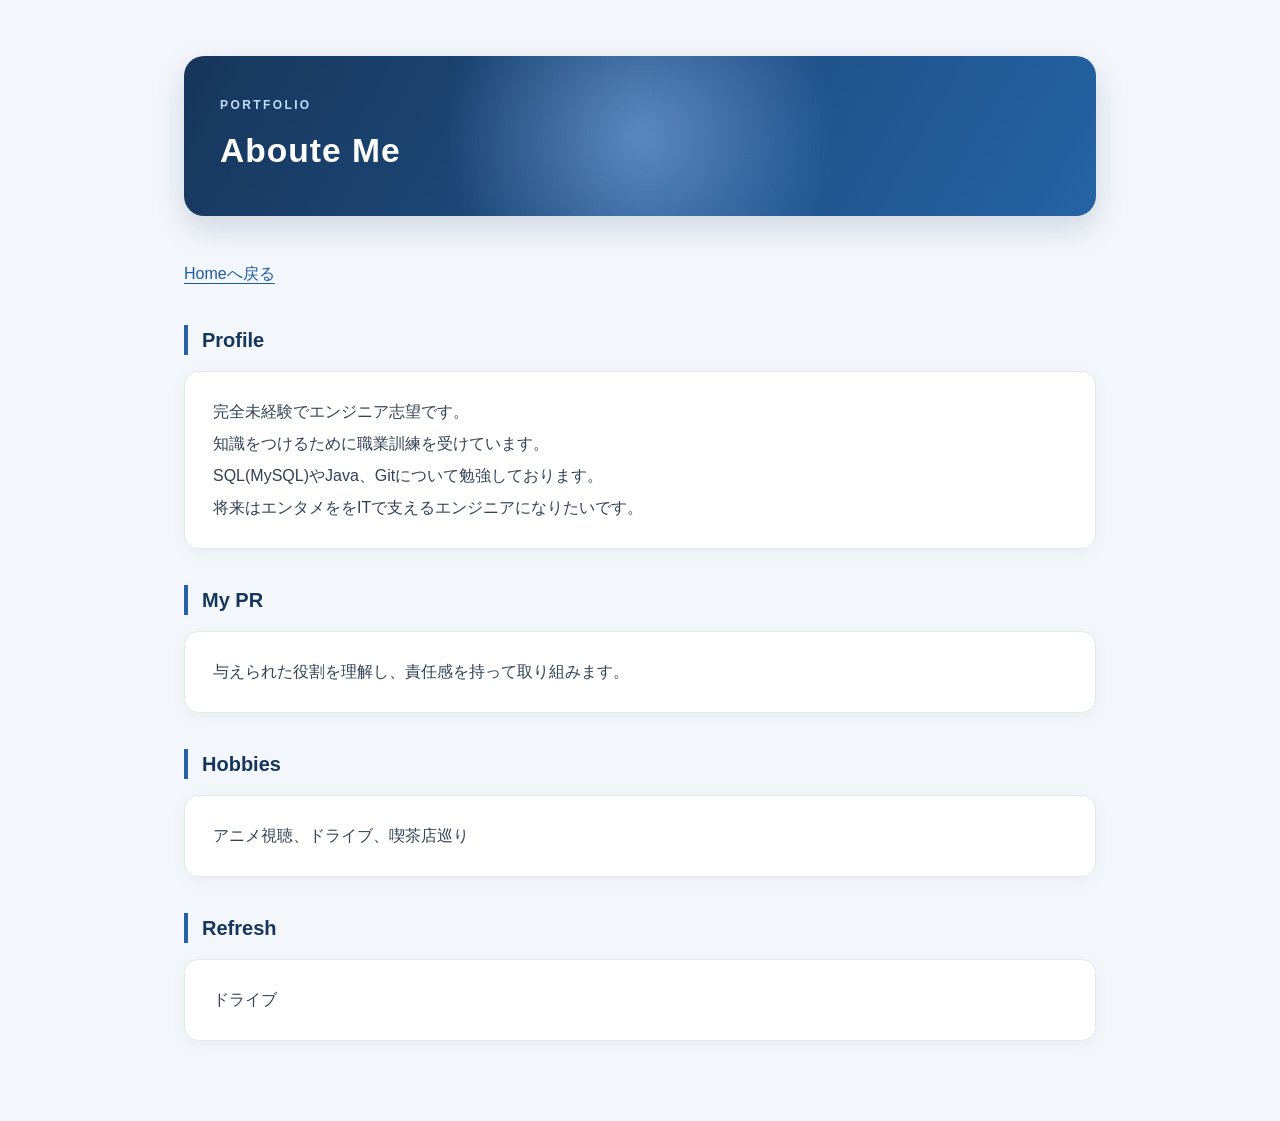
<file: abouteme.html>
<!DOCTYPE html>
<html>
<head>
<meta charset="UTF-8">
<title>Aboute Me | ポートフォリオ公開サイト</title>
<link rel="stylesheet" href="CSS/style.css">
</head>
<body>
	<header>
		<h1>Aboute Me</h1>
		<nav aria-label="ページナビゲーション">
			<a href="index.html">Homeへ戻る</a>
		</nav>
	</header>
	<main>
		<section>
			<h2>Profile</h2>
			<p>完全未経験でエンジニア志望です。<br>
				知識をつけるために職業訓練を受けています。<br>
			SQL(MySQL)やJava、Gitについて勉強しております。<br>
			将来はエンタメををITで支えるエンジニアになりたいです。 
		</p>
		</section>
		<section>
			<h2>My PR</h2>
			<p>与えられた役割を理解し、責任感を持って取り組みます。
				
			</p>
		</section>
		<section>
			<h2>Hobbies</h2>
			<p>アニメ視聴、ドライブ、喫茶店巡り</p>
		</section>
		<section>
			<h2>Refresh</h2>
			<p>ドライブ</p>
		</section>
	</main>
</body>
</html>
</file>
<file: CSS/style.css>
/* 余白や枠線を含めて、要素のサイズを計算する */
* {
    box-sizing: border-box;
}

/* ページ全体の背景 */
html {
    min-height: 100%;
    background-color: #f3f6fb;
}

/* コンテンツを中央に配置する */
body {
    max-width: 960px;
    margin: 0 auto;
    padding: 56px 24px 80px;
    font-family: "Segoe UI", "Hiragino Kaku Gothic ProN",
        "Yu Gothic", Meiryo, sans-serif;
    color: #334155;
    line-height: 1.8;
    overflow-wrap: anywhere;
}

/* サイトのタイトル */
h1 {
    margin: 0 0 44px;
    padding: 40px 36px;
    border-radius: 20px;
    background: linear-gradient(120deg, #17365b, #2563a6);
    box-shadow: 0 12px 30px rgba(23, 54, 91, 0.16);
    color: #ffffff;
    font-size: clamp(1.5rem, 3.5vw, 2.1rem);
    line-height: 1.5;
    letter-spacing: 0.03em;
}

/* タイトルの上に添える小さなラベル */
h1::before {
    content: "PORTFOLIO";
    display: block;
    margin-bottom: 12px;
    color: #bfdbfe;
    font-size: 0.75rem;
    font-weight: 600;
    letter-spacing: 0.2em;
}

/* 「自己紹介」「ポートフォリオ」の見出し */
h2 {
    margin: 36px 0 16px;
    padding-left: 14px;
    border-left: 4px solid #2563a6;
    color: #17365b;
    font-size: 1.25rem;
    line-height: 1.5;
}

/* 本文を白いカードとして表示する */
p {
    margin: 0;
    padding: 24px 28px;
    border: 1px solid #e2e8f0;
    border-radius: 14px;
    background-color: #ffffff;
    box-shadow: 0 4px 16px rgba(15, 23, 42, 0.04);
    line-height: 2;
}

/* 作品紹介用のカード */
.portfolio-card {
    padding: 28px;
    border-top: 3px solid #2563a6;
    color: #17365b;
    font-size: 1.15rem;
    font-weight: 700;
}

/* 作品名の上に添える小さなラベル */
.portfolio-card::before {
    content: "PROJECT";
    display: block;
    margin-bottom: 8px;
    color: #64748b;
    font-size: 0.7rem;
    font-weight: 600;
    letter-spacing: 0.15em;
}

/* リンクを追加した場合の見た目 */
a {
    color: #1d5c9f;
    text-decoration-thickness: 1px;
    text-underline-offset: 4px;
}

a:hover {
    color: #123b68;
    text-decoration-thickness: 2px;
}

a:focus-visible {
    outline: 3px solid #2563a6;
    outline-offset: 5px;
}

/* スマートフォンなど、画面が狭い場合 */
@media (max-width: 600px) {
    body {
        padding: 28px 16px 48px;
    }

    h1 {
        margin-bottom: 32px;
        padding: 28px 20px;
        border-radius: 16px;
    }

    h2 {
        margin-top: 28px;
        font-size: 1.1rem;
    }

    p,
    .portfolio-card {
        padding: 21px;
    }
}


/* =========================================================
   JavaScript と組み合わせた演出
   ========================================================= */

/* ダークモードの切り替えボタン */
.theme-toggle {
    display: block;
    margin: 0 0 18px auto;
    padding: 10px 18px;
    border: 1px solid #cbd5e1;
    border-radius: 999px;
    background: #ffffff;
    color: #17365b;
    font: inherit;
    font-size: 0.9rem;
    font-weight: 700;
    cursor: pointer;
    transition: background-color 0.2s, transform 0.2s;
}

.theme-toggle:hover {
    background-color: #e8f1ff;
    transform: translateY(-2px);
}

.theme-toggle:focus-visible {
    outline: 3px solid #2563a6;
    outline-offset: 3px;
}

/* タイトル上をマウスが動くと光の位置が変わる */
h1 {
    background:
        radial-gradient(circle at var(--mouse-x, 50%) var(--mouse-y, 50%),
            rgba(147, 197, 253, 0.5), transparent 42%),
        linear-gradient(120deg, #17365b, #2563a6);
}

/* 画面内に入ると、ふわっと表示する */
.js-enabled .reveal {
    opacity: 0;
    transform: translateY(22px);
    transition: opacity 0.7s ease, transform 0.7s ease;
}

.js-enabled .reveal.is-visible {
    opacity: 1;
    transform: translateY(0);
}

/* 作品カードはマウスを乗せると少し浮く */
.portfolio-card {
    transition: box-shadow 0.25s ease, transform 0.25s ease,
        opacity 0.7s ease;
}

.portfolio-card.is-visible:hover {
    transform: translateY(-5px);
    box-shadow: 0 12px 32px rgba(23, 54, 91, 0.16);
}

/* ダークモード */
html.dark {
    background-color: #0b1220;
}

.dark body {
    color: #cbd5e1;
}

.dark h2 {
    color: #bfdbfe;
    border-left-color: #60a5fa;
}

.dark p {
    background-color: #182337;
    color: #e2e8f0;
    border-color: #334155;
    box-shadow: 0 5px 18px rgba(0, 0, 0, 0.2);
}

.dark .portfolio-card {
    border-top-color: #60a5fa;
}

.dark .portfolio-card::before {
    color: #94a3b8;
}

.dark .theme-toggle {
    color: #e2e8f0;
    background-color: #1e293b;
    border-color: #475569;
}

.dark .theme-toggle:hover {
    background-color: #334155;
}

.dark a {
    color: #93c5fd;
}

/* アニメーションを控えたい設定の人には、動かさず表示する */
@media (prefers-reduced-motion: reduce) {
    .js-enabled .reveal {
        opacity: 1;
        transform: none;
        transition: none;
    }

    .theme-toggle,
    .portfolio-card {
        transition: none;
    }

    .theme-toggle:hover,
    .portfolio-card.is-visible:hover {
        transform: none;
    }
}


/* ==========================================
   ポートフォリオ一覧
   ========================================== */

/* カードを横並びにする */
.portfolio-grid {
    display: grid;
    grid-template-columns: repeat(2, minmax(0, 1fr));
    gap: 24px;
}

/* カード全体 */
.portfolio-grid .portfolio-card {
    padding: 0;
    overflow: hidden;
    background: #ffffff;
    border: 1px solid #e2e8f0;
    border-radius: 16px;
    box-shadow: 0 4px 16px rgba(15, 23, 42, 0.06);
    color: #334155;
    font-size: 1rem;
    font-weight: normal;
    transition:
        transform 0.25s ease,
        box-shadow 0.25s ease,
        opacity 0.7s ease;
}

/* 既存の擬似要素によるPROJECT表示を無効化 */
.portfolio-grid .portfolio-card::before {
    content: none;
}

/* カードのホバー演出 */
.portfolio-grid .portfolio-card:hover {
    transform: translateY(-5px);
    box-shadow: 0 12px 32px rgba(23, 54, 91, 0.15);
}

/* カード上部の画像領域 */
.portfolio-image {
    display: flex;
    align-items: center;
    justify-content: center;
    height: 150px;
    background: linear-gradient(135deg, #17365b, #3b82f6);
    color: white;
    font-size: 0.9rem;
    font-weight: 700;
    letter-spacing: 0.15em;
}

/* 制作予定カード */
.portfolio-image-next {
    background: linear-gradient(135deg, #64748b, #94a3b8);
}

/* カード本文 */
.portfolio-content {
    padding: 24px;
}

.portfolio-content h3 {
    margin: 0 0 12px;
    color: #17365b;
    font-size: 1.2rem;
}

/* 作品の説明文 */
.portfolio-grid .portfolio-description {
    margin: 0 0 18px;
    padding: 0;
    border: none;
    border-radius: 0;
    background: transparent;
    box-shadow: none;
    color: #64748b;
    font-size: 0.9rem;
    font-weight: normal;
    line-height: 1.8;
}

/* 使用技術タグ */
.portfolio-tags {
    display: flex;
    flex-wrap: wrap;
    gap: 8px;
    margin-bottom: 20px;
}

.portfolio-tags span {
    padding: 4px 12px;
    border-radius: 6px;
    background: #eff6ff;
    color: #1d5c9f;
    font-size: 0.75rem;
    font-weight: 600;
}

/* GitHubへのリンク */
.portfolio-link {
    display: inline-block;
    font-size: 0.9rem;
    font-weight: 700;
}

/* ==========================================
   ダークモード対応
   ========================================== */

.dark .portfolio-grid .portfolio-card {
    background: #182337;
    border-color: #334155;
    color: #e2e8f0;
}

.dark .portfolio-content h3 {
    color: #bfdbfe;
}

.dark .portfolio-grid .portfolio-description {
    background: transparent;
    color: #cbd5e1;
    box-shadow: none;
}

.dark .portfolio-tags span {
    background: #1e3a5f;
    color: #bfdbfe;
}

/* ==========================================
   レスポンシブ対応
   ========================================== */

@media (max-width: 600px) {
    .portfolio-grid {
        grid-template-columns: 1fr;
    }

    .portfolio-image {
        height: 130px;
    }

    .portfolio-content {
        padding: 20px;
    }
}

/* アニメーション軽減設定 */
@media (prefers-reduced-motion: reduce) {
    .portfolio-grid .portfolio-card {
        transition: none;
    }

    .portfolio-grid .portfolio-card:hover {
        transform: none;
    }
}
</file>
